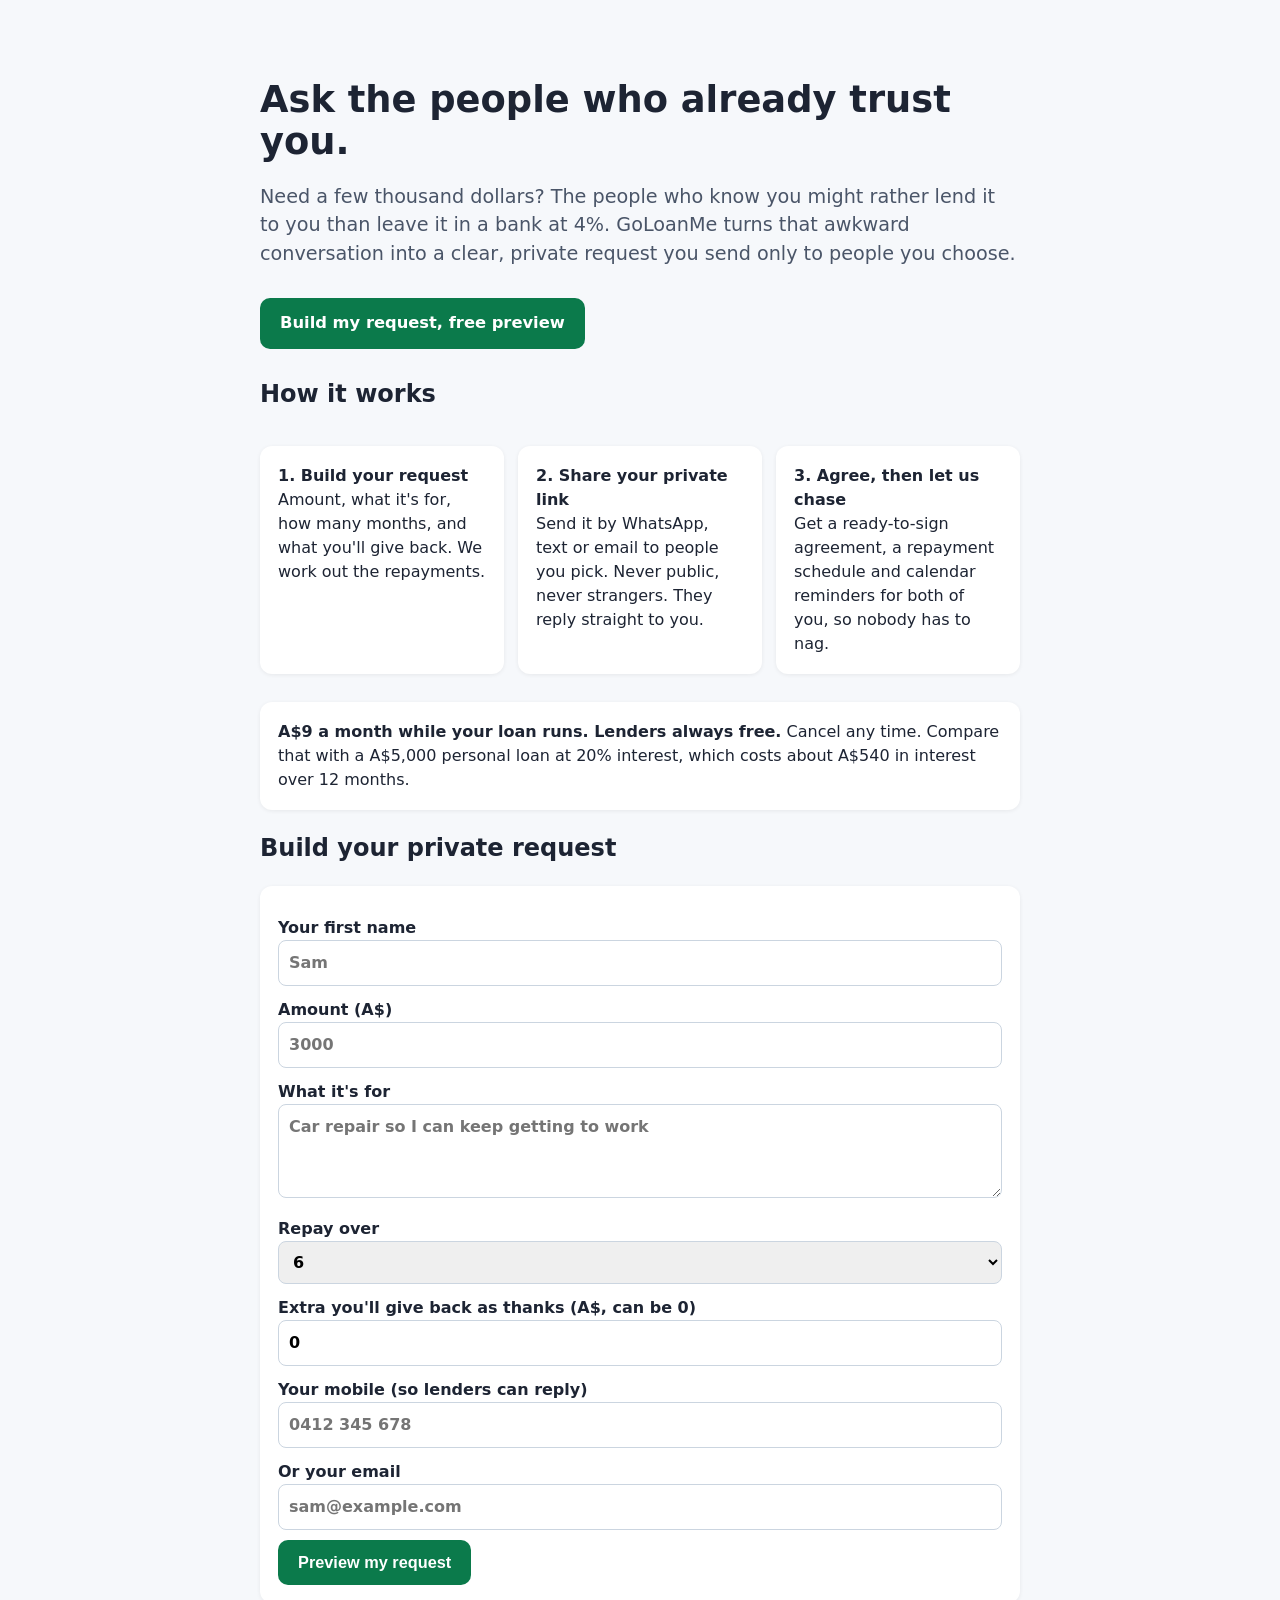
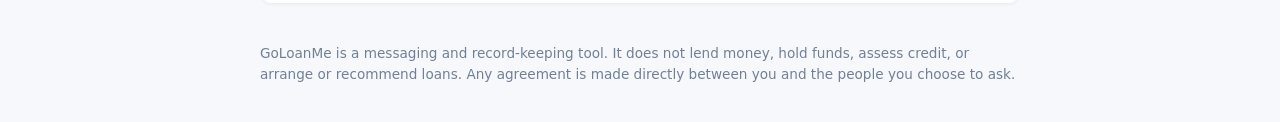
<file: index.html>
<!doctype html><html lang="en"><head><meta charset="utf-8"><meta name="viewport" content="width=device-width,initial-scale=1">
<title>GoLoanMe | Ask the people who already trust you</title><meta name="description" content="Write a clear private loan request and share it only with friends and family. Repayment schedule, agreement and reminders included. A$9 a month, lenders free.">
<link rel="stylesheet" href="style.css"></head><body><div class="w">
<div id="home">
<div class="hero"><h1>Ask the people who already trust you.</h1>
<p class="sub">Need a few thousand dollars? The people who know you might rather lend it to you than leave it in a bank at 4%. GoLoanMe turns that awkward conversation into a clear, private request you send only to people you choose.</p>
<a class="btn" href="#build">Build my request, free preview</a></div>
<h2>How it works</h2><div class="steps">
<div class="card"><b>1. Build your request</b><br>Amount, what it's for, how many months, and what you'll give back. We work out the repayments.</div>
<div class="card"><b>2. Share your private link</b><br>Send it by WhatsApp, text or email to people you pick. Never public, never strangers. They reply straight to you.</div>
<div class="card"><b>3. Agree, then let us chase</b><br>Get a ready-to-sign agreement, a repayment schedule and calendar reminders for both of you, so nobody has to nag.</div></div>
<div class="card"><b>A$9 a month while your loan runs. Lenders always free.</b> Cancel any time. Compare that with a A$5,000 personal loan at 20% interest, which costs about A$540 in interest over 12 months.</div>
<h2 id="build">Build your private request</h2><form class="card" id="f">
<label>Your first name<input id="name" required placeholder="Sam"></label>
<label>Amount (A$)<input id="amount" type="number" min="50" required placeholder="3000"></label>
<label>What it's for<textarea id="purpose" rows="3" required placeholder="Car repair so I can keep getting to work"></textarea></label>
<label>Repay over<select id="months"><option>1</option><option>3</option><option selected>6</option><option>12</option><option>24</option></select></label>
<label>Extra you'll give back as thanks (A$, can be 0)<input id="extra" type="number" min="0" value="0"></label>
<label>Your mobile (so lenders can reply)<input id="phone" placeholder="0412 345 678"></label>
<label>Or your email<input id="email" type="email" placeholder="sam@example.com"></label>
<button class="btn" type="submit">Preview my request</button></form>
<div class="card req hide" id="preview"><h3>This is what your contacts will see</h3><div id="pv"></div>
<a class="btn" id="pay" href="https://buy.stripe.com/bJecMY5qzdhB0QM8gLfEk06">Pay A$9 and get my private link</a>
<p class="note">After payment you come straight back here with your share link, agreement, repayment schedule and reminders. A$9 a month, cancel any time.</p></div>
</div>
<div id="paid" class="hide"><div class="ok"><b>You're set.</b> Your month one is paid. Here's everything you need.</div>
<div class="card"><h3>1. Send your private link</h3><p>Only people you send this to can see it.</p><code id="link"></code>
<div id="share"></div><button class="btn alt" id="copy">Copy link</button></div>
<div class="card"><h3>2. When someone says yes</h3><label>Lender's name<input id="lender" placeholder="Aunty Jo"></label>
<a class="btn" id="agree" target="_blank">Open the agreement to sign</a><button class="btn alt" id="icsb">Add my repayment reminders</button>
<p class="note">Send your lender the same agreement link. It has their own reminders button too.</p></div>
<div class="card"><h3>Your repayment schedule</h3><table id="sched"></table></div></div>
<div id="lost" class="hide card">Payment received, but this browser lost your request. Rebuild it below and press Preview; you won't be charged twice. <a href="./#build">Rebuild my request</a></div>
<p class="note" style="margin-top:40px">GoLoanMe is a messaging and record-keeping tool. It does not lend money, hold funds, assess credit, or arrange or recommend loans. Any agreement is made directly between you and the people you choose to ask.</p>
</div><script src="app.js"></script><script>
let R=JSON.parse(localStorage.getItem('glm_req')||'null');const paid=/paid=1/.test(location.search)||localStorage.getItem('glm_paid');
function read(){const v=i=>$(i).value;return{name:v('name'),amount:v('amount'),purpose:v('purpose'),months:v('months'),extra:v('extra')||0,phone:v('phone'),email:v('email'),start:new Date().toISOString().slice(0,10)}}
$('f').onsubmit=ev=>{ev.preventDefault();R=read();if(!R.phone&&!R.email){alert('Add a mobile or email so people can reply to you.');return}
 localStorage.setItem('glm_req',JSON.stringify(R));$('pv').innerHTML=reqHtml(R);$('preview').classList.remove('hide');
 if(paid){$('pay').textContent='Get my private link';$('pay').href='?paid=1'}$('preview').scrollIntoView({behavior:'smooth'})};
function showPaid(){localStorage.setItem('glm_paid','1');if(!R){$('lost').classList.remove('hide');return}$('home').classList.add('hide');$('paid').classList.remove('hide');
 const base=location.href.replace(/[^/]*([?#].*)?$/,''),link=base+'r.html#'+enc(R);$('link').textContent=link;
 const msg=`Hi, it's ${R.name}. I'm asking a few people I trust about a private loan. No pressure at all, here are the details: ${link}`;
 $('share').innerHTML=`<a class="btn" href="https://wa.me/?text=${encodeURIComponent(msg)}">Share on WhatsApp</a><a class="btn alt" href="sms:?&body=${encodeURIComponent(msg)}">Share by text</a><a class="btn alt" href="mailto:?subject=${encodeURIComponent('A private favour')}&body=${encodeURIComponent(msg)}">Share by email</a>`;
 $('copy').onclick=()=>{navigator.clipboard.writeText(msg);$('copy').textContent='Copied'};
 const upd=()=>{const r={...R,lender:$('lender').value};$('agree').href=base+'agreement.html#'+enc(r)};$('lender').oninput=upd;upd();
 $('icsb').onclick=()=>ics({...R,lender:$('lender').value},'borrower');
 $('sched').innerHTML='<tr><th>#</th><th>Due</th><th>Amount</th></tr>'+schedule(R).map(x=>`<tr><td>${x.no}</td><td>${x.date.toLocaleDateString('en-AU')}</td><td>${money(x.amt)}</td></tr>`).join('')}
if(/paid=1/.test(location.search))showPaid();
</script></body></html>
</file>
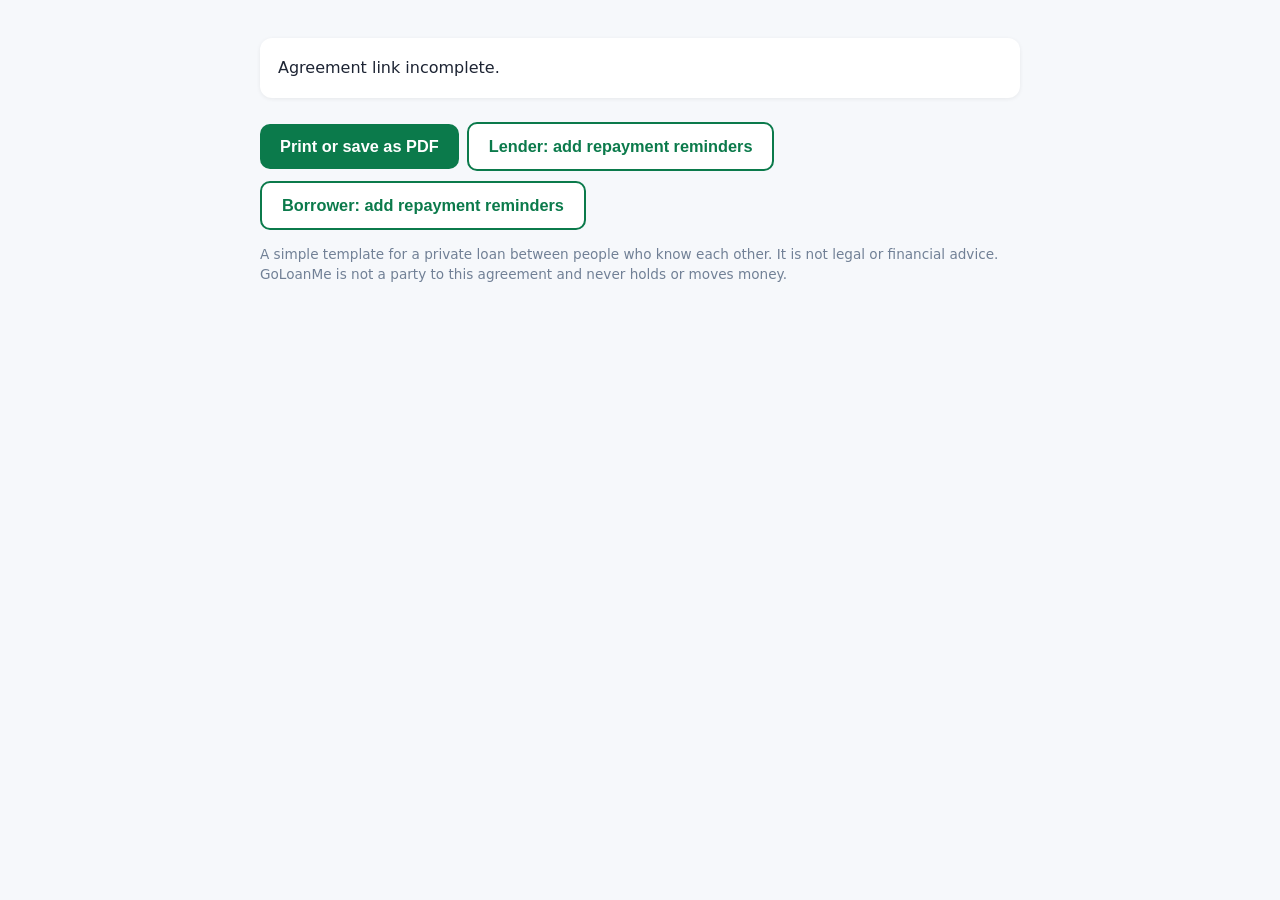
<file: agreement.html>
<!doctype html><html lang="en"><head><meta charset="utf-8"><meta name="viewport" content="width=device-width,initial-scale=1">
<meta name="robots" content="noindex"><title>Private loan agreement</title><link rel="stylesheet" href="style.css"></head><body><div class="w"><div class="card" id="doc">Agreement link incomplete.</div>
<div class="noprint"><button class="btn" onclick="print()">Print or save as PDF</button><button class="btn alt" id="lb">Lender: add repayment reminders</button><button class="btn alt" id="bb">Borrower: add repayment reminders</button>
<p class="note">A simple template for a private loan between people who know each other. It is not legal or financial advice. GoLoanMe is not a party to this agreement and never holds or moves money.</p></div></div>
<script src="app.js"></script><script>
try{const r=dec(location.hash.slice(1)),s=schedule(r),L=r.lender||'________________';
$('doc').innerHTML=`<h2>Private loan agreement</h2><p>Date: ${new Date().toLocaleDateString('en-AU')}</p>
<p><b>Lender:</b> ${esc(L)} &nbsp; <b>Borrower:</b> ${esc(r.name)}</p>
<p>1. The Lender agrees to lend the Borrower <b>${money(r.amount)}</b>, paid directly to the Borrower's bank account.</p>
<p>2. Purpose: ${esc(r.purpose)}.</p>
<p>3. The Borrower will repay <b>${money(+r.amount+(+r.extra||0))}</b> in total${+r.extra?`, which includes ${money(r.extra)} as an agreed extra`:''}, in ${s.length} monthly repayment(s) on the dates below, directly to the Lender's bank account.</p>
<table><tr><th>#</th><th>Due</th><th>Amount</th></tr>${s.map(x=>`<tr><td>${x.no}</td><td>${x.date.toLocaleDateString('en-AU')}</td><td>${money(x.amt)}</td></tr>`).join('')}</table>
<p>4. The Borrower may repay early at any time without penalty.</p><p>5. If a repayment will be late, the Borrower will tell the Lender before the due date and both will agree a new date in writing.</p>
<p>6. This agreement is made directly between the Lender and the Borrower. GoLoanMe is not a party and does not hold, move or guarantee any money.</p>
<br><p>Lender signature: ______________________ &nbsp; Date: ________</p><p>Borrower signature: ____________________ &nbsp; Date: ________</p>`;
$('lb').onclick=()=>ics(r,'lender');$('bb').onclick=()=>ics(r,'borrower')}catch(e){}
</script></body></html>
</file>
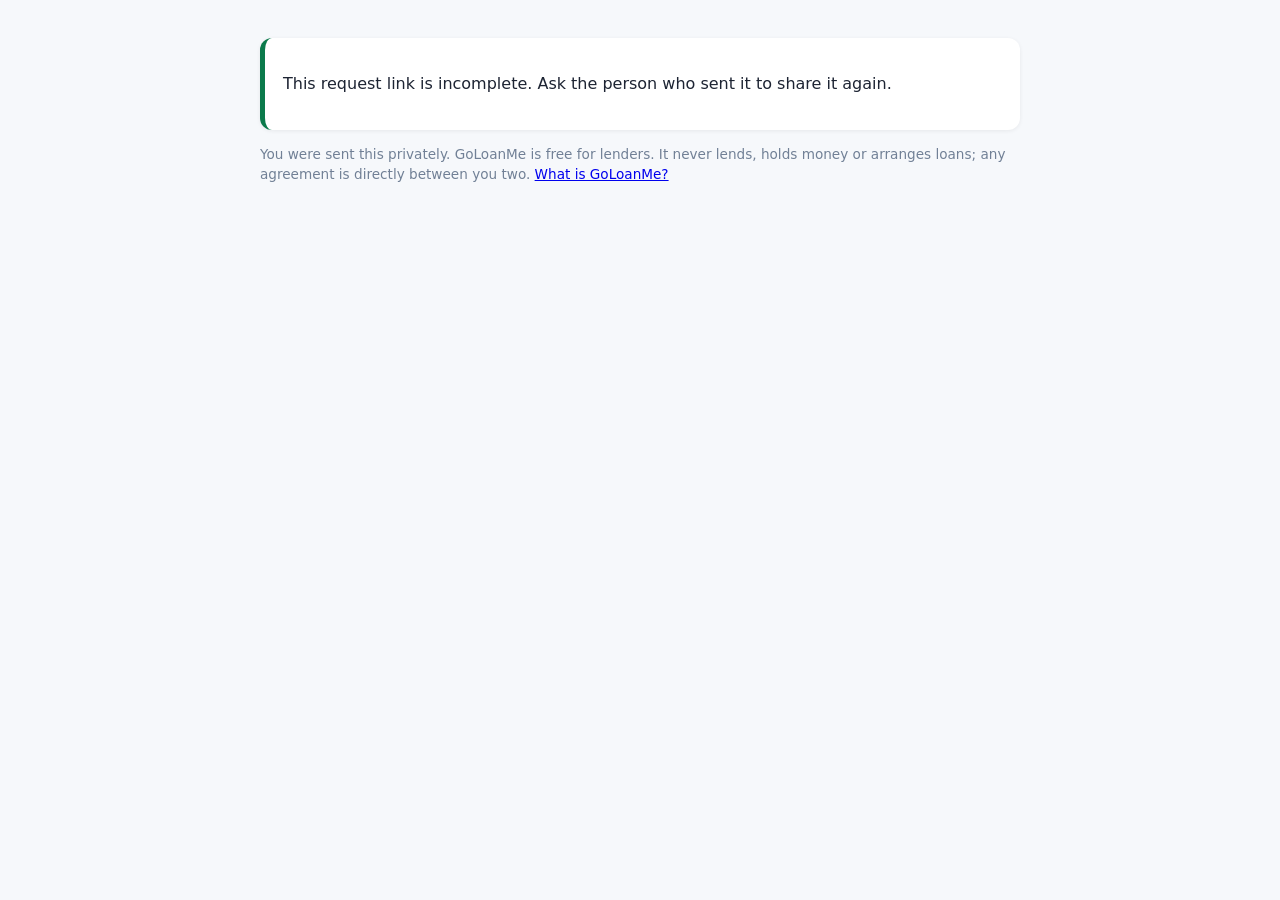
<file: r.html>
<!doctype html><html lang="en"><head><meta charset="utf-8"><meta name="viewport" content="width=device-width,initial-scale=1">
<meta name="robots" content="noindex"><title>A private request</title><link rel="stylesheet" href="style.css"></head><body><div class="w">
<div class="card req" id="box"><p>This request link is incomplete. Ask the person who sent it to share it again.</p></div>
<p class="note">You were sent this privately. GoLoanMe is free for lenders. It never lends, holds money or arranges loans; any agreement is directly between you two. <a href="./">What is GoLoanMe?</a></p>
</div><script src="app.js"></script><script>
try{const r=dec(location.hash.slice(1));
$('box').innerHTML=`<h2>A private request from ${esc(r.name)}</h2>${reqHtml(r)}<h3>Repayment plan ${esc(r.name)} is proposing</h3><table><tr><th>#</th><th>Due</th><th>Amount</th></tr>${schedule(r).map(x=>`<tr><td>${x.no}</td><td>${x.date.toLocaleDateString('en-AU')}</td><td>${money(x.amt)}</td></tr>`).join('')}</table>
<h3>Reply to ${esc(r.name)}</h3>${contactLinks(r,`Hi ${r.name}, I saw your GoLoanMe request. I might be able to help.`)}
<p class="note">If you agree, ${esc(r.name)} will send you a ready-to-sign agreement with repayment reminders for you both.</p>`}catch(e){}
</script></body></html>
</file>
<file: style.css>
body{font-family:system-ui,-apple-system,sans-serif;margin:0;color:#1d2433;background:#f6f8fb;line-height:1.5}
.w{max-width:760px;margin:auto;padding:24px}h1{font-size:2.3rem;margin:.4em 0;line-height:1.15}.hero{padding:40px 0 8px}
.sub{font-size:1.2rem;color:#4a5568}.steps{display:grid;grid-template-columns:repeat(auto-fit,minmax(200px,1fr));gap:14px}
.card{background:#fff;border-radius:12px;padding:18px;box-shadow:0 1px 4px #0001;margin:14px 0}label{display:block;margin-top:12px;font-weight:600}
input,select,textarea{width:100%;padding:10px;border:1px solid #cbd5e0;border-radius:8px;font:inherit;box-sizing:border-box}
.btn{display:inline-block;background:#0b7a4b;color:#fff;padding:13px 20px;border-radius:10px;text-decoration:none;font-weight:700;border:0;font-size:1.02rem;cursor:pointer;margin:10px 8px 0 0}
.btn.alt{background:#fff;color:#0b7a4b;border:2px solid #0b7a4b}.note{font-size:.85rem;color:#718096}.ok{background:#e6f6ee;padding:14px;border-radius:10px}
.hide{display:none}table{width:100%;border-collapse:collapse}td,th{padding:6px;border-bottom:1px solid #e2e8f0;text-align:left}
.req{border-left:5px solid #0b7a4b}code{word-break:break-all;background:#edf2f7;padding:4px;border-radius:4px;display:block}
@media print{.noprint{display:none}body{background:#fff}.card{box-shadow:none}}
</file>
